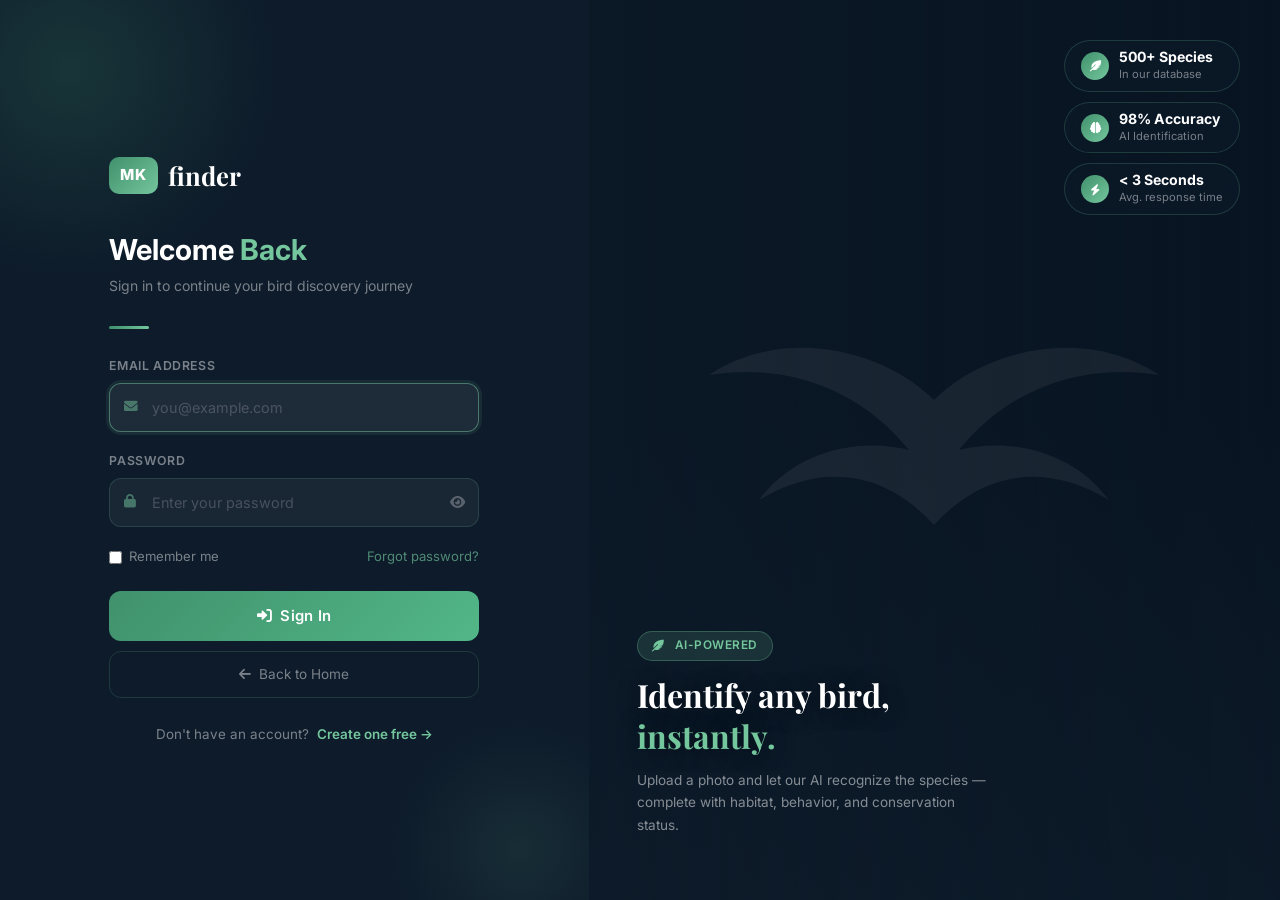
<file: login.html>
<!DOCTYPE html>
<html lang="en">
<head>
    <meta charset="UTF-8">
    <meta name="viewport" content="width=device-width, initial-scale=1.0">
    <title>Login – MKfinder</title>
    <link href="https://cdn.jsdelivr.net/npm/bootstrap@5.3.0/dist/css/bootstrap.min.css" rel="stylesheet">
    <link href="https://cdnjs.cloudflare.com/ajax/libs/font-awesome/6.0.0/css/all.min.css" rel="stylesheet">
    <link href="https://fonts.googleapis.com/css2?family=Inter:wght@300;400;500;600;700;800&family=Playfair+Display:wght@700;800&display=swap" rel="stylesheet">

    <style>
        *, *::before, *::after { margin:0; padding:0; box-sizing:border-box; }

        :root {
            --primary:       #2d6a4f;
            --primary-light: #40916c;
            --accent:        #74c69d;
            --bg-dark:       #0d1b2a;
            --text-muted:    rgba(255,255,255,0.45);
            --border:        rgba(116,198,157,0.18);
            --transition:    all 0.3s cubic-bezier(0.4,0,0.2,1);
        }

        html, body { height:100%; font-family:'Inter',sans-serif; overflow:hidden; }

        /* ── SPLIT LAYOUT ── */
        .split { display:flex; height:100vh; width:100vw; }

        /* ───────────────────────────────────
           LEFT PANEL — FORM
        ─────────────────────────────────── */
        .left-panel {
            width: 46%;
            min-width: 420px;
            background: var(--bg-dark);
            display: flex;
            flex-direction: column;
            justify-content: center;
            align-items: center;
            padding: 52px 60px;
            position: relative;
            overflow-y: auto;
            z-index: 2;
        }

        /* glow accents */
        .left-panel::before {
            content:'';
            position:absolute; top:-140px; left:-140px;
            width:420px; height:420px;
            background:radial-gradient(circle,rgba(64,145,108,.22) 0%,transparent 70%);
            pointer-events:none;
        }
        .left-panel::after {
            content:'';
            position:absolute; bottom:-80px; right:-60px;
            width:260px; height:260px;
            background:radial-gradient(circle,rgba(116,198,157,.1) 0%,transparent 70%);
            pointer-events:none;
        }

        .form-inner { width:100%; max-width:370px; position:relative; z-index:1; }

        /* Logo */
        .auth-logo {
            display:flex; align-items:center; gap:10px;
            margin-bottom:38px; text-decoration:none;
        }
        .logo-mk {
            background:linear-gradient(135deg,var(--primary-light),var(--accent));
            color:#fff; font-weight:800; font-size:.95rem;
            padding:7px 11px; border-radius:10px; letter-spacing:1px;
        }
        .brand-name {
            font-family:'Playfair Display',serif;
            font-size:1.6rem; color:#fff; font-weight:700;
        }

        /* Heading */
        .heading { margin-bottom:30px; }
        .heading h1 {
            font-size:1.8rem; font-weight:700; color:#fff;
            line-height:1.2; margin-bottom:8px;
        }
        .heading h1 em { color:var(--accent); font-style:normal; }
        .heading p { font-size:.875rem; color:var(--text-muted); }

        .accent-bar {
            width:40px; height:3px;
            background:linear-gradient(90deg,var(--primary-light),var(--accent));
            border-radius:2px; margin-bottom:28px;
        }

        /* Labels */
        label.lbl {
            display:block; font-size:.77rem; font-weight:600;
            text-transform:uppercase; letter-spacing:.6px;
            color:var(--text-muted); margin-bottom:7px;
        }

        /* Fields */
        .field {
            position:relative; margin-bottom:20px;
        }
        .field .ficon {
            position:absolute; left:15px; top:50%; transform:translateY(-50%);
            color:rgba(116,198,157,.5); font-size:.85rem;
            pointer-events:none; z-index:1;
        }
        .field input {
            width:100%;
            background:rgba(255,255,255,.05);
            border:1.5px solid var(--border);
            border-radius:12px;
            padding:13px 44px 13px 42px;
            font-size:.9rem; color:#fff;
            font-family:'Inter',sans-serif;
            outline:none; transition:var(--transition);
        }
        .field input::placeholder { color:rgba(255,255,255,.2); }
        .field input:focus {
            border-color:rgba(116,198,157,.5);
            background:rgba(255,255,255,.07);
            box-shadow:0 0 0 3px rgba(116,198,157,.1);
        }
        .pwd-btn {
            position:absolute; right:14px; top:50%; transform:translateY(-50%);
            background:none; border:none;
            color:rgba(255,255,255,.28); cursor:pointer;
            font-size:.85rem; padding:0; transition:color .2s; z-index:1;
        }
        .pwd-btn:hover { color:var(--accent); }

        /* Remember / Forgot row */
        .row-extra {
            display:flex; justify-content:space-between;
            align-items:center; margin-bottom:24px;
        }
        .check-label {
            display:flex; align-items:center; gap:7px;
            font-size:.82rem; color:var(--text-muted); cursor:pointer;
        }
        .check-label input { accent-color:var(--primary-light); cursor:pointer; }
        .forgot { font-size:.82rem; color:rgba(116,198,157,.65); text-decoration:none; transition:color .2s; }
        .forgot:hover { color:var(--accent); }

        /* Primary button */
        .btn-primary-custom {
            width:100%; padding:14px; border:none;
            border-radius:12px;
            background:linear-gradient(135deg,var(--primary-light) 0%,#52b788 100%);
            color:#fff; font-size:.93rem; font-weight:600;
            font-family:'Inter',sans-serif; cursor:pointer;
            position:relative; overflow:hidden;
            transition:var(--transition); letter-spacing:.3px;
        }
        .btn-primary-custom::after {
            content:'';
            position:absolute; inset:0;
            background:linear-gradient(90deg,transparent,rgba(255,255,255,.08),transparent);
            transform:translateX(-100%); transition:transform .5s;
        }
        .btn-primary-custom:hover::after { transform:translateX(100%); }
        .btn-primary-custom:hover { transform:translateY(-2px); box-shadow:0 10px 28px rgba(64,145,108,.4); }
        .btn-primary-custom:active { transform:translateY(0); }
        .btn-primary-custom:disabled { opacity:.55; transform:none; cursor:not-allowed; }

        /* Ghost button */
        .btn-ghost {
            width:100%; padding:12px; margin-top:10px;
            border:1.5px solid rgba(116,198,157,.18);
            border-radius:12px; background:transparent;
            color:var(--text-muted); font-size:.85rem;
            font-family:'Inter',sans-serif; cursor:pointer;
            transition:var(--transition);
        }
        .btn-ghost:hover {
            border-color:rgba(116,198,157,.38);
            color:var(--accent); background:rgba(116,198,157,.05);
        }

        /* Alert messages */
        .alert-box {
            display:none; align-items:flex-start; gap:9px;
            border-radius:10px; padding:12px 14px;
            font-size:.83rem; margin-bottom:18px; line-height:1.5;
        }
        .alert-box.err {
            background:rgba(248,113,113,.1);
            border:1px solid rgba(248,113,113,.28);
            color:#fca5a5;
        }
        .alert-box.ok {
            background:rgba(116,198,157,.1);
            border:1px solid rgba(116,198,157,.28);
            color:var(--accent);
        }

        /* Switch link */
        .switch-txt {
            text-align:center; margin-top:26px;
            font-size:.84rem; color:var(--text-muted);
        }
        .switch-txt a { color:var(--accent); font-weight:600; text-decoration:none; margin-left:4px; }
        .switch-txt a:hover { text-decoration:underline; }

        /* ───────────────────────────────────
           RIGHT PANEL — IMAGE
        ─────────────────────────────────── */
        .right-panel {
            flex:1; position:relative; overflow:hidden;
            background:#071320;
        }
        .right-panel .bg-photo {
            position:absolute; inset:0;
            background:
                url('https://images.unsplash.com/photo-1444464666168-49d633b86797?w=1400&q=85&fit=crop')
                center center / cover no-repeat;
            transform:scale(1.05);
            transition:transform 14s ease;
        }
        .right-panel:hover .bg-photo { transform:scale(1.0); }

        .right-panel .overlay {
            position:absolute; inset:0;
            background:
                linear-gradient(to right,  rgba(13,27,42,.6)  0%, rgba(13,27,42,.1)  100%),
                linear-gradient(to top,    rgba(13,27,42,.75) 0%, transparent 55%);
        }

        /* Stat pills — top right */
        .stat-pills {
            position:absolute; top:40px; right:40px;
            display:flex; flex-direction:column; gap:10px; z-index:2;
        }
        .pill {
            display:flex; align-items:center; gap:10px;
            background:rgba(13,27,42,.65);
            border:1px solid rgba(116,198,157,.2);
            border-radius:50px; padding:8px 16px;
            backdrop-filter:blur(14px);
            animation:slideInRight .6s ease both;
        }
        .pill:nth-child(1){ animation-delay:.1s; }
        .pill:nth-child(2){ animation-delay:.25s; }
        .pill:nth-child(3){ animation-delay:.4s; }
        @keyframes slideInRight {
            from{ opacity:0; transform:translateX(30px); }
            to  { opacity:1; transform:translateX(0); }
        }
        .pill-ico {
            width:28px; height:28px; border-radius:50%;
            background:linear-gradient(135deg,var(--primary-light),var(--accent));
            display:flex; align-items:center; justify-content:center;
            font-size:.7rem; color:#fff; flex-shrink:0;
        }
        .pill-val { font-size:.88rem; font-weight:700; color:#fff; line-height:1.2; }
        .pill-lbl { font-size:.7rem;  color:rgba(255,255,255,.45); }

        /* Bird silhouette SVG overlay (decorative) */
        .bird-silhouette {
            position:absolute; top:50%; left:50%; z-index:2;
            transform:translate(-50%,-50%);
            opacity:.06; pointer-events:none;
            animation:birdDrift 10s ease-in-out infinite;
        }
        @keyframes birdDrift {
            0%,100%{ transform:translate(-50%,-50%) rotate(-3deg) scale(1);    }
            50%    { transform:translate(-46%,-54%) rotate(3deg)  scale(1.04); }
        }

        /* Bottom quote */
        .img-content {
            position:absolute; bottom:48px; left:48px; right:48px; z-index:2;
            animation:fadeUp .8s ease both;
        }
        @keyframes fadeUp {
            from{ opacity:0; transform:translateY(20px); }
            to  { opacity:1; transform:translateY(0);    }
        }
        .img-tag {
            display:inline-flex; align-items:center; gap:7px;
            background:rgba(116,198,157,.15);
            border:1px solid rgba(116,198,157,.3);
            border-radius:20px; padding:5px 14px;
            font-size:.74rem; font-weight:600; color:var(--accent);
            letter-spacing:.5px; text-transform:uppercase;
            margin-bottom:14px; backdrop-filter:blur(8px);
        }
        .img-quote {
            font-family:'Playfair Display',serif;
            font-size:2rem; font-weight:700; color:#fff;
            line-height:1.28; margin-bottom:12px;
            text-shadow:0 2px 20px rgba(0,0,0,.5);
        }
        .img-quote em { color:var(--accent); font-style:normal; }
        .img-sub {
            font-size:.85rem; color:rgba(255,255,255,.5);
            line-height:1.65; max-width:360px;
        }

        /* Floating dots (decorative) */
        .fdots { position:absolute; inset:0; pointer-events:none; z-index:1; }
        .fdot {
            position:absolute; width:5px; height:5px;
            background:var(--accent); border-radius:50%;
            opacity:0; animation:fdotAnim 7s ease-in-out infinite;
        }
        .fdot:nth-child(1){ top:18%; left:12%; animation-delay:0s; }
        .fdot:nth-child(2){ top:32%; left:62%; animation-delay:2s; }
        .fdot:nth-child(3){ top:58%; left:28%; animation-delay:4s; }
        .fdot:nth-child(4){ top:72%; left:78%; animation-delay:1s; }
        @keyframes fdotAnim {
            0%,100%{ opacity:0; transform:scale(0) translateY(0); }
            30%    { opacity:.6; transform:scale(1) translateY(-10px); }
            70%    { opacity:.2; transform:scale(.8) translateY(-35px); }
        }

        /* ── RESPONSIVE ── */
        @media(max-width:900px){
            .right-panel{ display:none; }
            .left-panel { width:100%; min-width:unset; padding:40px 28px; }
            html,body { overflow:auto; }
        }
        @media(max-width:480px){
            .left-panel{ padding:32px 20px; }
        }
    </style>
</head>
<body>

<div class="split">

    <!-- ════════ LEFT: FORM ════════ -->
    <div class="left-panel">
        <div class="form-inner">

            <a href="index.html" class="auth-logo">
                <div class="logo-mk">MK</div>
                <span class="brand-name">finder</span>
            </a>

            <div class="heading">
                <h1>Welcome <em>Back</em></h1>
                <p>Sign in to continue your bird discovery journey</p>
            </div>
            <div class="accent-bar"></div>

            <!-- Alerts -->
            <div class="alert-box err" id="errBox">
                <i class="fas fa-exclamation-circle" style="margin-top:2px;flex-shrink:0;"></i>
                <span id="errTxt"></span>
            </div>
            <div class="alert-box ok" id="okBox">
                <i class="fas fa-check-circle" style="margin-top:2px;flex-shrink:0;"></i>
                <span id="okTxt"></span>
            </div>

            <form id="loginForm" novalidate>

                <label class="lbl">Email Address</label>
                <div class="field">
                    <i class="fas fa-envelope ficon"></i>
                    <input type="email" id="email" placeholder="you@example.com" required autocomplete="email">
                </div>

                <label class="lbl">Password</label>
                <div class="field">
                    <i class="fas fa-lock ficon"></i>
                    <input type="password" id="password" placeholder="Enter your password" required>
                    <button type="button" class="pwd-btn" onclick="togglePwd('password',this)">
                        <i class="fas fa-eye"></i>
                    </button>
                </div>

                <div class="row-extra">
                    <label class="check-label">
                        <input type="checkbox" id="rememberMe"> Remember me
                    </label>
                    <a href="#" class="forgot">Forgot password?</a>
                </div>

                <button type="submit" class="btn-primary-custom" id="loginBtn">
                    <i class="fas fa-sign-in-alt me-2"></i>Sign In
                </button>
                <button type="button" class="btn-ghost" onclick="window.location.href='index.html'">
                    <i class="fas fa-arrow-left me-1"></i> Back to Home
                </button>

            </form>

            <div class="switch-txt">
                Don't have an account?
                <a href="signup.html">Create one free →</a>
            </div>

        </div>
    </div><!-- /left-panel -->

    <!-- ════════ RIGHT: IMAGE ════════ -->
    <div class="right-panel">
        <div class="bg-photo"></div>
        <div class="overlay"></div>

        <!-- Floating dots -->
        <div class="fdots">
            <div class="fdot"></div><div class="fdot"></div>
            <div class="fdot"></div><div class="fdot"></div>
        </div>

        <!-- Large bird silhouette watermark -->
        <svg class="bird-silhouette" width="500" height="500" viewBox="0 0 200 200" fill="white" xmlns="http://www.w3.org/2000/svg">
            <path d="M100 80 C80 60 40 50 10 70 C40 65 70 75 90 100 C70 95 45 100 30 120 C55 105 80 108 100 130 C120 108 145 105 170 120 C155 100 130 95 110 100 C130 75 160 65 190 70 C160 50 120 60 100 80Z"/>
        </svg>

        <!-- Stat pills -->
        <div class="stat-pills">
            <div class="pill">
                <div class="pill-ico"><i class="fas fa-feather-alt"></i></div>
                <div>
                    <div class="pill-val">500+ Species</div>
                    <div class="pill-lbl">In our database</div>
                </div>
            </div>
            <div class="pill">
                <div class="pill-ico"><i class="fas fa-brain"></i></div>
                <div>
                    <div class="pill-val">98% Accuracy</div>
                    <div class="pill-lbl">AI Identification</div>
                </div>
            </div>
            <div class="pill">
                <div class="pill-ico"><i class="fas fa-bolt"></i></div>
                <div>
                    <div class="pill-val">&lt; 3 Seconds</div>
                    <div class="pill-lbl">Avg. response time</div>
                </div>
            </div>
        </div>

        <!-- Bottom text -->
        <div class="img-content">
            <div class="img-tag">
                <i class="fas fa-feather-alt"></i>&nbsp;AI-Powered
            </div>
            <div class="img-quote">
                Identify any bird,<br><em>instantly.</em>
            </div>
            <p class="img-sub">
                Upload a photo and let our AI recognize the species — complete with habitat, behavior, and conservation status.
            </p>
        </div>
    </div><!-- /right-panel -->

</div>

<script>
    document.getElementById('email').focus();

    function togglePwd(id, btn) {
        const f  = document.getElementById(id);
        const ic = btn.querySelector('i');
        if (f.type === 'password') {
            f.type = 'text';
            ic.classList.replace('fa-eye','fa-eye-slash');
        } else {
            f.type = 'password';
            ic.classList.replace('fa-eye-slash','fa-eye');
        }
    }

    function showErr(msg) {
        document.getElementById('errTxt').textContent = msg;
        document.getElementById('errBox').style.display = 'flex';
        document.getElementById('okBox').style.display  = 'none';
    }
    function showOk(msg) {
        document.getElementById('okTxt').textContent  = msg;
        document.getElementById('okBox').style.display  = 'flex';
        document.getElementById('errBox').style.display = 'none';
    }

    document.getElementById('loginForm').addEventListener('submit', async function(e) {
        e.preventDefault();
        const email    = document.getElementById('email').value.trim();
        const password = document.getElementById('password').value;
        const btn      = document.getElementById('loginBtn');

        if (!email || !password) { showErr('Please fill in all fields.'); return; }

        btn.innerHTML = '<i class="fas fa-spinner fa-spin me-2"></i>Signing in…';
        btn.disabled  = true;

        try {
            const res  = await fetch('auth.php', {
                method : 'POST',
                headers: { 'Content-Type':'application/x-www-form-urlencoded' },
                body   : `action=login&email=${encodeURIComponent(email)}&password=${encodeURIComponent(password)}`
            });
            const data = await res.json();

            if (data.success) {
                showOk('Login successful! Redirecting…');
                setTimeout(() => window.location.href = data.is_admin ? 'admin.php' : 'index.html', 1200);
            } else {
                showErr(data.message || 'Invalid email or password.');
                btn.innerHTML = '<i class="fas fa-sign-in-alt me-2"></i>Sign In';
                btn.disabled  = false;
            }
        } catch {
            showErr('Could not connect. Make sure XAMPP is running.');
            btn.innerHTML = '<i class="fas fa-sign-in-alt me-2"></i>Sign In';
            btn.disabled  = false;
        }
    });
</script>
</body>
</html>
</file>
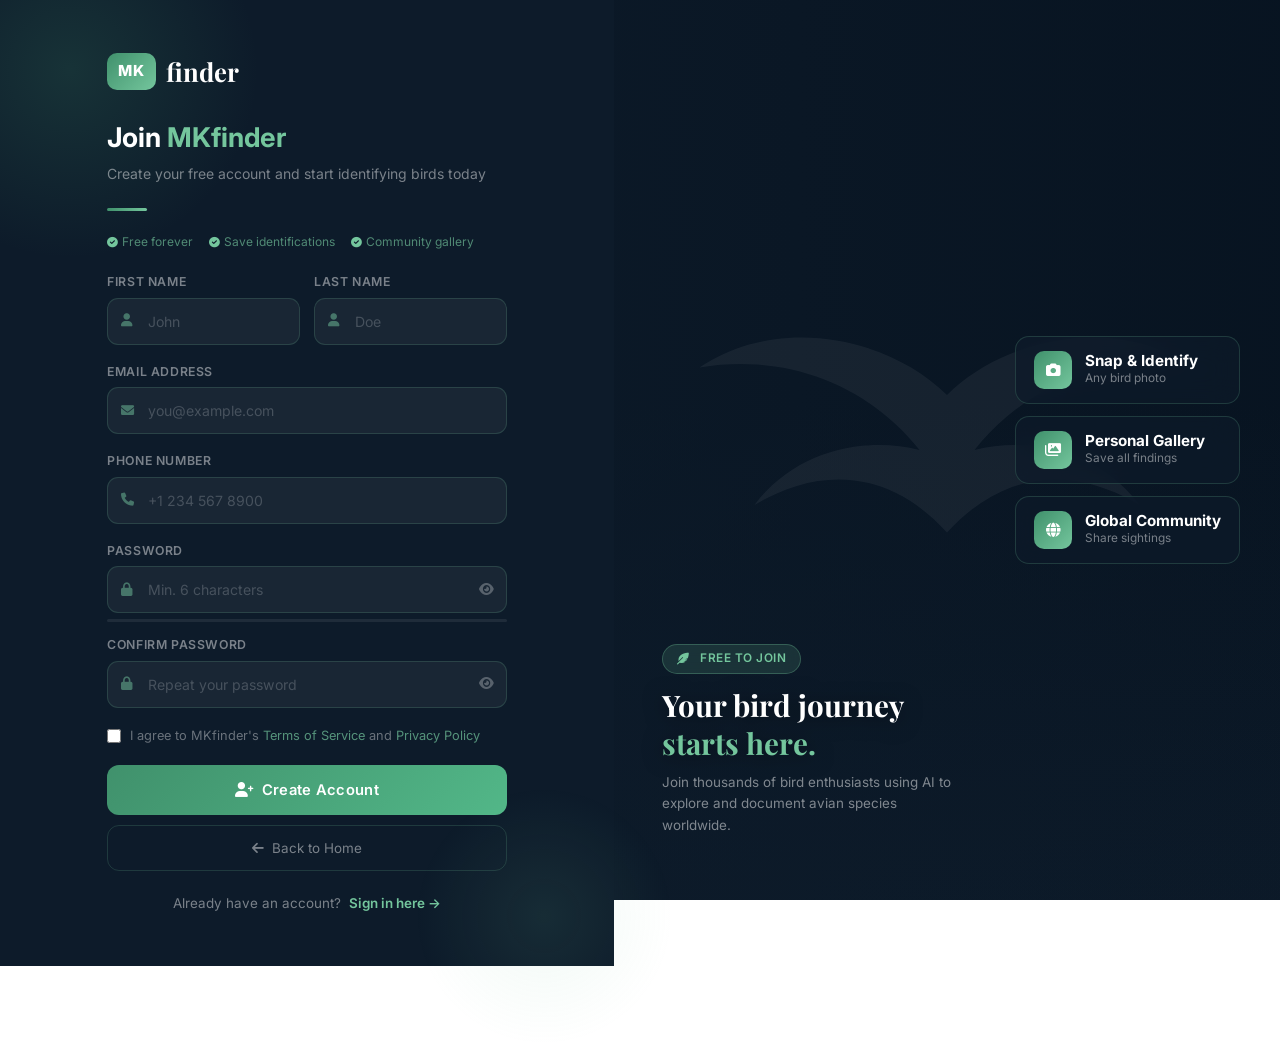
<file: signup.html>
<!DOCTYPE html>
<html lang="en">
<head>
    <meta charset="UTF-8">
    <meta name="viewport" content="width=device-width, initial-scale=1.0">
    <title>Sign Up – MKfinder</title>
    <link href="https://cdn.jsdelivr.net/npm/bootstrap@5.3.0/dist/css/bootstrap.min.css" rel="stylesheet">
    <link href="https://cdnjs.cloudflare.com/ajax/libs/font-awesome/6.0.0/css/all.min.css" rel="stylesheet">
    <link href="https://fonts.googleapis.com/css2?family=Inter:wght@300;400;500;600;700;800&family=Playfair+Display:wght@700;800&display=swap" rel="stylesheet">

    <style>
        *, *::before, *::after { margin:0; padding:0; box-sizing:border-box; }

        :root {
            --primary:       #2d6a4f;
            --primary-light: #40916c;
            --accent:        #74c69d;
            --bg-dark:       #0d1b2a;
            --text-muted:    rgba(255,255,255,0.45);
            --border:        rgba(116,198,157,0.18);
            --transition:    all 0.3s cubic-bezier(0.4,0,0.2,1);
        }

        html, body { height:100%; font-family:'Inter',sans-serif; }
        body { overflow-x:hidden; overflow-y:auto; }

        /* ── SPLIT LAYOUT ── */
        .split { display:flex; min-height:100vh; }

        /* ───────────────────────────────────
           LEFT PANEL — FORM
        ─────────────────────────────────── */
        .left-panel {
            width: 48%;
            min-width: 440px;
            background: var(--bg-dark);
            display: flex;
            flex-direction: column;
            justify-content: center;
            align-items: center;
            padding: 52px 60px;
            position: relative;
            z-index: 2;
        }
        .left-panel::before {
            content:'';
            position:absolute; top:-120px; left:-120px;
            width:380px; height:380px;
            background:radial-gradient(circle,rgba(64,145,108,.2) 0%,transparent 70%);
            pointer-events:none;
        }
        .left-panel::after {
            content:'';
            position:absolute; bottom:-80px; right:-60px;
            width:260px; height:260px;
            background:radial-gradient(circle,rgba(116,198,157,.1) 0%,transparent 70%);
            pointer-events:none;
        }

        .form-inner { width:100%; max-width:400px; position:relative; z-index:1; }

        /* Logo */
        .auth-logo {
            display:flex; align-items:center; gap:10px;
            margin-bottom:32px; text-decoration:none;
        }
        .logo-mk {
            background:linear-gradient(135deg,var(--primary-light),var(--accent));
            color:#fff; font-weight:800; font-size:.95rem;
            padding:7px 11px; border-radius:10px; letter-spacing:1px;
        }
        .brand-name {
            font-family:'Playfair Display',serif;
            font-size:1.6rem; color:#fff; font-weight:700;
        }

        /* Heading */
        .heading { margin-bottom:24px; }
        .heading h1 {
            font-size:1.7rem; font-weight:700; color:#fff;
            line-height:1.2; margin-bottom:8px;
        }
        .heading h1 em { color:var(--accent); font-style:normal; }
        .heading p { font-size:.875rem; color:var(--text-muted); }

        .accent-bar {
            width:40px; height:3px;
            background:linear-gradient(90deg,var(--primary-light),var(--accent));
            border-radius:2px; margin-bottom:22px;
        }

        /* Perks row */
        .perks {
            display:flex; gap:16px; flex-wrap:wrap;
            margin-bottom:22px;
        }
        .perk {
            display:flex; align-items:center; gap:5px;
            font-size:.75rem; color:rgba(116,198,157,.65);
        }
        .perk i { font-size:.65rem; color:var(--accent); }

        /* Labels */
        label.lbl {
            display:block; font-size:.77rem; font-weight:600;
            text-transform:uppercase; letter-spacing:.6px;
            color:var(--text-muted); margin-bottom:6px;
        }

        /* Two-col row */
        .two-col { display:grid; grid-template-columns:1fr 1fr; gap:14px; }

        /* Fields */
        .field { position:relative; margin-bottom:18px; }
        .field .ficon {
            position:absolute; left:14px; top:50%; transform:translateY(-50%);
            color:rgba(116,198,157,.5); font-size:.82rem;
            pointer-events:none; z-index:1;
        }
        .field input {
            width:100%;
            background:rgba(255,255,255,.05);
            border:1.5px solid var(--border);
            border-radius:11px;
            padding:12px 42px 12px 40px;
            font-size:.88rem; color:#fff;
            font-family:'Inter',sans-serif;
            outline:none; transition:var(--transition);
        }
        .field input::placeholder { color:rgba(255,255,255,.2); }
        .field input:focus {
            border-color:rgba(116,198,157,.5);
            background:rgba(255,255,255,.07);
            box-shadow:0 0 0 3px rgba(116,198,157,.1);
        }
        .field input.is-err { border-color:rgba(248,113,113,.5) !important; }
        .pwd-btn {
            position:absolute; right:13px; top:50%; transform:translateY(-50%);
            background:none; border:none; color:rgba(255,255,255,.28);
            cursor:pointer; font-size:.82rem; padding:0; transition:color .2s; z-index:1;
        }
        .pwd-btn:hover { color:var(--accent); }

        /* Strength bar */
        .strength-wrap { margin-top:-12px; margin-bottom:14px; }
        .strength-track {
            height:3px; background:rgba(255,255,255,.08);
            border-radius:2px; overflow:hidden;
        }
        .strength-fill {
            height:100%; width:0%; border-radius:2px;
            transition:width .3s, background .3s;
        }
        .strength-lbl { font-size:.72rem; margin-top:4px; color:rgba(255,255,255,.3); }

        /* Terms */
        .terms-row {
            display:flex; align-items:flex-start; gap:9px;
            margin-bottom:20px;
        }
        .terms-row input[type=checkbox] {
            accent-color:var(--primary-light);
            width:14px; height:14px; flex-shrink:0; margin-top:3px; cursor:pointer;
        }
        .terms-txt { font-size:.8rem; color:rgba(255,255,255,.38); line-height:1.5; }
        .terms-txt a { color:rgba(116,198,157,.7); text-decoration:none; }
        .terms-txt a:hover { color:var(--accent); }

        /* Buttons */
        .btn-primary-custom {
            width:100%; padding:14px; border:none;
            border-radius:12px;
            background:linear-gradient(135deg,var(--primary-light) 0%,#52b788 100%);
            color:#fff; font-size:.92rem; font-weight:600;
            font-family:'Inter',sans-serif; cursor:pointer;
            position:relative; overflow:hidden;
            transition:var(--transition); letter-spacing:.3px;
        }
        .btn-primary-custom::after {
            content:'';
            position:absolute; inset:0;
            background:linear-gradient(90deg,transparent,rgba(255,255,255,.08),transparent);
            transform:translateX(-100%); transition:transform .5s;
        }
        .btn-primary-custom:hover::after { transform:translateX(100%); }
        .btn-primary-custom:hover { transform:translateY(-2px); box-shadow:0 10px 28px rgba(64,145,108,.4); }
        .btn-primary-custom:active { transform:translateY(0); }
        .btn-primary-custom:disabled { opacity:.55; transform:none; cursor:not-allowed; }

        .btn-ghost {
            width:100%; padding:12px; margin-top:10px;
            border:1.5px solid rgba(116,198,157,.18);
            border-radius:12px; background:transparent;
            color:var(--text-muted); font-size:.84rem;
            font-family:'Inter',sans-serif; cursor:pointer;
            transition:var(--transition);
        }
        .btn-ghost:hover {
            border-color:rgba(116,198,157,.38);
            color:var(--accent); background:rgba(116,198,157,.05);
        }

        /* Alerts */
        .alert-box {
            display:none; align-items:flex-start; gap:9px;
            border-radius:10px; padding:11px 14px;
            font-size:.82rem; margin-bottom:16px; line-height:1.5;
        }
        .alert-box.err {
            background:rgba(248,113,113,.1);
            border:1px solid rgba(248,113,113,.28);
            color:#fca5a5;
        }
        .alert-box.ok {
            background:rgba(116,198,157,.1);
            border:1px solid rgba(116,198,157,.28);
            color:var(--accent);
        }

        /* Switch link */
        .switch-txt {
            text-align:center; margin-top:22px;
            font-size:.84rem; color:var(--text-muted);
        }
        .switch-txt a { color:var(--accent); font-weight:600; text-decoration:none; margin-left:4px; }
        .switch-txt a:hover { text-decoration:underline; }

        /* ───────────────────────────────────
           RIGHT PANEL — IMAGE
        ─────────────────────────────────── */
        .right-panel {
            flex:1; position:sticky; top:0;
            height:100vh; overflow:hidden;
            background:#071320;
        }
        .right-panel .bg-photo {
            position:absolute; inset:0;
            background:
                url('https://images.unsplash.com/photo-1558618666-fcd25c85cd64?w=1400&q=85&fit=crop')
                center center / cover no-repeat;
            transform:scale(1.05);
            transition:transform 14s ease;
        }
        .right-panel:hover .bg-photo { transform:scale(1.0); }

        .right-panel .overlay {
            position:absolute; inset:0;
            background:
                linear-gradient(to right,  rgba(13,27,42,.65) 0%, rgba(13,27,42,.1) 100%),
                linear-gradient(to top,    rgba(13,27,42,.8)  0%, transparent 55%);
        }

        /* Floating feature cards */
        .feature-cards {
            position:absolute; top:50%; right:40px;
            transform:translateY(-50%);
            display:flex; flex-direction:column; gap:12px; z-index:2;
        }
        .feat-card {
            background:rgba(13,27,42,.7);
            border:1px solid rgba(116,198,157,.2);
            border-radius:14px; padding:14px 18px;
            backdrop-filter:blur(14px);
            display:flex; align-items:center; gap:13px;
            min-width:200px;
            animation:slideInRight .5s ease both;
        }
        .feat-card:nth-child(1){ animation-delay:.1s; }
        .feat-card:nth-child(2){ animation-delay:.25s; }
        .feat-card:nth-child(3){ animation-delay:.4s; }
        @keyframes slideInRight {
            from{ opacity:0; transform:translateX(35px); }
            to  { opacity:1; transform:translateX(0); }
        }
        .feat-ico {
            width:38px; height:38px; border-radius:10px;
            background:linear-gradient(135deg,var(--primary-light),var(--accent));
            display:flex; align-items:center; justify-content:center;
            font-size:.9rem; color:#fff; flex-shrink:0;
        }
        .feat-val { font-size:.95rem; font-weight:700; color:#fff; line-height:1.2; }
        .feat-lbl { font-size:.74rem; color:rgba(255,255,255,.45); }

        /* Bird silhouette watermark */
        .bird-wm {
            position:absolute; top:50%; left:50%; z-index:1;
            transform:translate(-50%,-50%);
            opacity:.05; pointer-events:none;
            animation:birdDrift 12s ease-in-out infinite;
        }
        @keyframes birdDrift {
            0%,100%{ transform:translate(-50%,-50%) rotate(-3deg) scale(1); }
            50%    { transform:translate(-46%,-54%) rotate(3deg)  scale(1.05); }
        }

        /* Floating dots */
        .fdots { position:absolute; inset:0; pointer-events:none; z-index:1; }
        .fdot {
            position:absolute; width:5px; height:5px;
            background:var(--accent); border-radius:50%;
            opacity:0; animation:fdotAnim 7s ease-in-out infinite;
        }
        .fdot:nth-child(1){ top:20%; left:18%; animation-delay:0s; }
        .fdot:nth-child(2){ top:38%; left:55%; animation-delay:2.2s; }
        .fdot:nth-child(3){ top:62%; left:25%; animation-delay:4.4s; }
        .fdot:nth-child(4){ top:75%; left:70%; animation-delay:1.1s; }
        @keyframes fdotAnim {
            0%,100%{ opacity:0; transform:scale(0) translateY(0); }
            30%    { opacity:.6; transform:scale(1) translateY(-10px); }
            70%    { opacity:.2; transform:scale(.8) translateY(-35px); }
        }

        /* Bottom quote */
        .img-content {
            position:absolute; bottom:48px; left:48px; right:220px; z-index:2;
            animation:fadeUp .8s ease both;
        }
        @keyframes fadeUp {
            from{ opacity:0; transform:translateY(20px); }
            to  { opacity:1; transform:translateY(0);    }
        }
        .img-tag {
            display:inline-flex; align-items:center; gap:7px;
            background:rgba(116,198,157,.15);
            border:1px solid rgba(116,198,157,.3);
            border-radius:20px; padding:5px 14px;
            font-size:.74rem; font-weight:600; color:var(--accent);
            letter-spacing:.5px; text-transform:uppercase;
            margin-bottom:12px; backdrop-filter:blur(8px);
        }
        .img-quote {
            font-family:'Playfair Display',serif;
            font-size:1.85rem; font-weight:700; color:#fff;
            line-height:1.28; margin-bottom:10px;
            text-shadow:0 2px 20px rgba(0,0,0,.5);
        }
        .img-quote em { color:var(--accent); font-style:normal; }
        .img-sub { font-size:.84rem; color:rgba(255,255,255,.48); line-height:1.6; max-width:300px; }

        /* ── RESPONSIVE ── */
        @media(max-width:960px){
            .right-panel{ display:none; }
            .left-panel { width:100%; min-width:unset; padding:40px 28px; }
        }
        @media(max-width:480px){
            .left-panel{ padding:28px 18px; }
            .two-col { grid-template-columns:1fr; }
        }
    </style>
</head>
<body>

<div class="split">

    <!-- ════════ LEFT: FORM ════════ -->
    <div class="left-panel">
        <div class="form-inner">

            <a href="index.html" class="auth-logo">
                <div class="logo-mk">MK</div>
                <span class="brand-name">finder</span>
            </a>

            <div class="heading">
                <h1>Join <em>MKfinder</em></h1>
                <p>Create your free account and start identifying birds today</p>
            </div>
            <div class="accent-bar"></div>

            <!-- Perks -->
            <div class="perks">
                <div class="perk"><i class="fas fa-check-circle"></i> Free forever</div>
                <div class="perk"><i class="fas fa-check-circle"></i> Save identifications</div>
                <div class="perk"><i class="fas fa-check-circle"></i> Community gallery</div>
            </div>

            <!-- Alerts -->
            <div class="alert-box err" id="errBox">
                <i class="fas fa-exclamation-circle" style="margin-top:2px;flex-shrink:0;"></i>
                <span id="errTxt"></span>
            </div>
            <div class="alert-box ok" id="okBox">
                <i class="fas fa-check-circle" style="margin-top:2px;flex-shrink:0;"></i>
                <span id="okTxt"></span>
            </div>

            <form id="signupForm" novalidate>

                <!-- First / Last name -->
                <div class="two-col">
                    <div>
                        <label class="lbl">First Name</label>
                        <div class="field">
                            <i class="fas fa-user ficon"></i>
                            <input type="text" id="firstName" placeholder="John" required>
                        </div>
                    </div>
                    <div>
                        <label class="lbl">Last Name</label>
                        <div class="field">
                            <i class="fas fa-user ficon"></i>
                            <input type="text" id="lastName" placeholder="Doe">
                        </div>
                    </div>
                </div>

                <!-- Email -->
                <label class="lbl">Email Address</label>
                <div class="field">
                    <i class="fas fa-envelope ficon"></i>
                    <input type="email" id="email" placeholder="you@example.com" required autocomplete="email">
                </div>

                <!-- Phone -->
                <label class="lbl">Phone Number</label>
                <div class="field">
                    <i class="fas fa-phone ficon"></i>
                    <input type="tel" id="phone" placeholder="+1 234 567 8900">
                </div>

                <!-- Password -->
                <label class="lbl">Password</label>
                <div class="field">
                    <i class="fas fa-lock ficon"></i>
                    <input type="password" id="password" placeholder="Min. 6 characters"
                           required oninput="updateStrength(this.value)">
                    <button type="button" class="pwd-btn" onclick="togglePwd('password',this)">
                        <i class="fas fa-eye"></i>
                    </button>
                </div>
                <div class="strength-wrap">
                    <div class="strength-track"><div class="strength-fill" id="sFill"></div></div>
                    <div class="strength-lbl" id="sLbl"></div>
                </div>

                <!-- Confirm Password -->
                <label class="lbl">Confirm Password</label>
                <div class="field">
                    <i class="fas fa-lock ficon"></i>
                    <input type="password" id="confirmPassword" placeholder="Repeat your password" required>
                    <button type="button" class="pwd-btn" onclick="togglePwd('confirmPassword',this)">
                        <i class="fas fa-eye"></i>
                    </button>
                </div>

                <!-- Terms -->
                <div class="terms-row">
                    <input type="checkbox" id="agreeTerms" required>
                    <div class="terms-txt">
                        I agree to MKfinder's <a href="#">Terms of Service</a> and <a href="#">Privacy Policy</a>
                    </div>
                </div>

                <button type="submit" class="btn-primary-custom" id="signupBtn">
                    <i class="fas fa-user-plus me-2"></i>Create Account
                </button>
                <button type="button" class="btn-ghost" onclick="window.location.href='index.html'">
                    <i class="fas fa-arrow-left me-1"></i> Back to Home
                </button>

            </form>

            <div class="switch-txt">
                Already have an account?
                <a href="login.html">Sign in here →</a>
            </div>

        </div>
    </div><!-- /left-panel -->

    <!-- ════════ RIGHT: IMAGE ════════ -->
    <div class="right-panel">
        <div class="bg-photo"></div>
        <div class="overlay"></div>

        <!-- Floating dots -->
        <div class="fdots">
            <div class="fdot"></div><div class="fdot"></div>
            <div class="fdot"></div><div class="fdot"></div>
        </div>

        <!-- Bird silhouette watermark -->
        <svg class="bird-wm" width="550" height="550" viewBox="0 0 200 200" fill="white" xmlns="http://www.w3.org/2000/svg">
            <path d="M100 80 C80 60 40 50 10 70 C40 65 70 75 90 100 C70 95 45 100 30 120 C55 105 80 108 100 130 C120 108 145 105 170 120 C155 100 130 95 110 100 C130 75 160 65 190 70 C160 50 120 60 100 80Z"/>
        </svg>

        <!-- Feature cards -->
        <div class="feature-cards">
            <div class="feat-card">
                <div class="feat-ico"><i class="fas fa-camera"></i></div>
                <div>
                    <div class="feat-val">Snap & Identify</div>
                    <div class="feat-lbl">Any bird photo</div>
                </div>
            </div>
            <div class="feat-card">
                <div class="feat-ico"><i class="fas fa-images"></i></div>
                <div>
                    <div class="feat-val">Personal Gallery</div>
                    <div class="feat-lbl">Save all findings</div>
                </div>
            </div>
            <div class="feat-card">
                <div class="feat-ico"><i class="fas fa-globe"></i></div>
                <div>
                    <div class="feat-val">Global Community</div>
                    <div class="feat-lbl">Share sightings</div>
                </div>
            </div>
        </div>

        <!-- Bottom text -->
        <div class="img-content">
            <div class="img-tag">
                <i class="fas fa-feather-alt"></i>&nbsp;Free to Join
            </div>
            <div class="img-quote">
                Your bird journey<br><em>starts here.</em>
            </div>
            <p class="img-sub">
                Join thousands of bird enthusiasts using AI to explore and document avian species worldwide.
            </p>
        </div>
    </div><!-- /right-panel -->

</div>

<script>
    function togglePwd(id, btn) {
        const f  = document.getElementById(id);
        const ic = btn.querySelector('i');
        if (f.type === 'password') {
            f.type = 'text'; ic.classList.replace('fa-eye','fa-eye-slash');
        } else {
            f.type = 'password'; ic.classList.replace('fa-eye-slash','fa-eye');
        }
    }

    function updateStrength(val) {
        let score = 0;
        if (val.length >= 6)              score++;
        if (val.length >= 10)             score++;
        if (/[A-Z]/.test(val))            score++;
        if (/[0-9]/.test(val))            score++;
        if (/[^A-Za-z0-9]/.test(val))     score++;
        const lvls = [
            { pct:'0%',   color:'transparent',  lbl:'' },
            { pct:'25%',  color:'#f87171',       lbl:'Weak' },
            { pct:'50%',  color:'#fb923c',       lbl:'Fair' },
            { pct:'75%',  color:'#facc15',       lbl:'Good' },
            { pct:'100%', color:'#74c69d',       lbl:'Strong' },
        ];
        const l = lvls[Math.min(score, 4)];
        const fill = document.getElementById('sFill');
        const lbl  = document.getElementById('sLbl');
        fill.style.width      = l.pct;
        fill.style.background = l.color;
        lbl.textContent       = l.lbl;
        lbl.style.color       = l.color;
    }

    function showErr(msg) {
        document.getElementById('errTxt').textContent = msg;
        document.getElementById('errBox').style.display = 'flex';
        document.getElementById('okBox').style.display  = 'none';
    }
    function showOk(msg) {
        document.getElementById('okTxt').textContent  = msg;
        document.getElementById('okBox').style.display  = 'flex';
        document.getElementById('errBox').style.display = 'none';
    }

    document.getElementById('signupForm').addEventListener('submit', async function(e) {
        e.preventDefault();

        const firstName      = document.getElementById('firstName').value.trim();
        const lastName       = document.getElementById('lastName').value.trim();
        const email          = document.getElementById('email').value.trim();
        const phone          = document.getElementById('phone').value.trim();
        const password       = document.getElementById('password').value;
        const confirmPassword= document.getElementById('confirmPassword').value;
        const agreeTerms     = document.getElementById('agreeTerms').checked;
        const btn            = document.getElementById('signupBtn');

        if (!firstName)              { showErr('Please enter your first name.');        return; }
        if (!email)                  { showErr('Please enter your email address.');     return; }
        if (password.length < 6)     { showErr('Password must be at least 6 characters.'); return; }
        if (password !== confirmPassword){ showErr('Passwords do not match.');          return; }
        if (!agreeTerms)             { showErr('Please agree to the Terms of Service.'); return; }

        btn.innerHTML = '<i class="fas fa-spinner fa-spin me-2"></i>Creating account…';
        btn.disabled  = true;

        try {
            const res  = await fetch('auth.php', {
                method : 'POST',
                headers: { 'Content-Type':'application/x-www-form-urlencoded' },
                body   : `action=signup&email=${encodeURIComponent(email)}&phone=${encodeURIComponent(phone)}&password=${encodeURIComponent(password)}&confirmPassword=${encodeURIComponent(confirmPassword)}&firstName=${encodeURIComponent(firstName)}&lastName=${encodeURIComponent(lastName)}`
            });
            const data = await res.json();

            if (data.success) {
                showOk('Account created! Redirecting to login…');
                setTimeout(() => window.location.href = 'login.html', 1500);
            } else {
                showErr(data.message || 'Registration failed. Please try again.');
                btn.innerHTML = '<i class="fas fa-user-plus me-2"></i>Create Account';
                btn.disabled  = false;
            }
        } catch {
            showErr('Could not connect. Make sure XAMPP is running.');
            btn.innerHTML = '<i class="fas fa-user-plus me-2"></i>Create Account';
            btn.disabled  = false;
        }
    });
</script>
</body>
</html>
</file>
